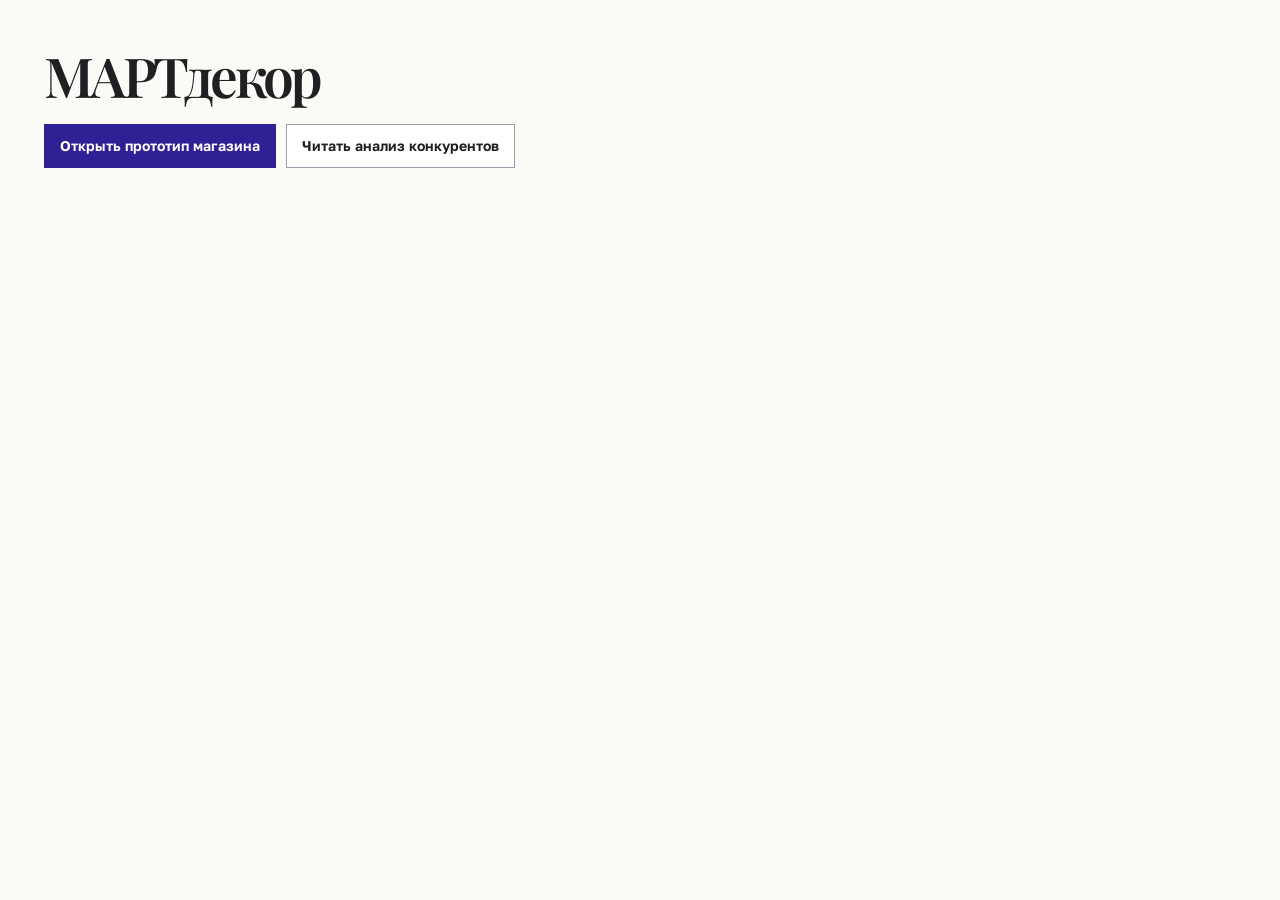
<file: index.html>
<!doctype html>
<html lang="ru">
<head>
  <meta charset="utf-8">
  <meta name="viewport" content="width=device-width, initial-scale=1">
  <meta name="robots" content="noindex,nofollow">
  <link rel="stylesheet" href="martdecor/style.css">
  <title>МАРТдекор — материалы для просмотра</title>
</head>
<body>
  <main class="wrap categories-section">
    <div class="section-heading"><h2>МАРТдекор</h2></div>
    <div class="actions">
      <a class="button primary" href="martdecor/">Открыть прототип магазина</a>
      <a class="button secondary" href="martdecor/analysis.html">Читать анализ конкурентов</a>
    </div>
  </main>
</body>
</html>
</file>
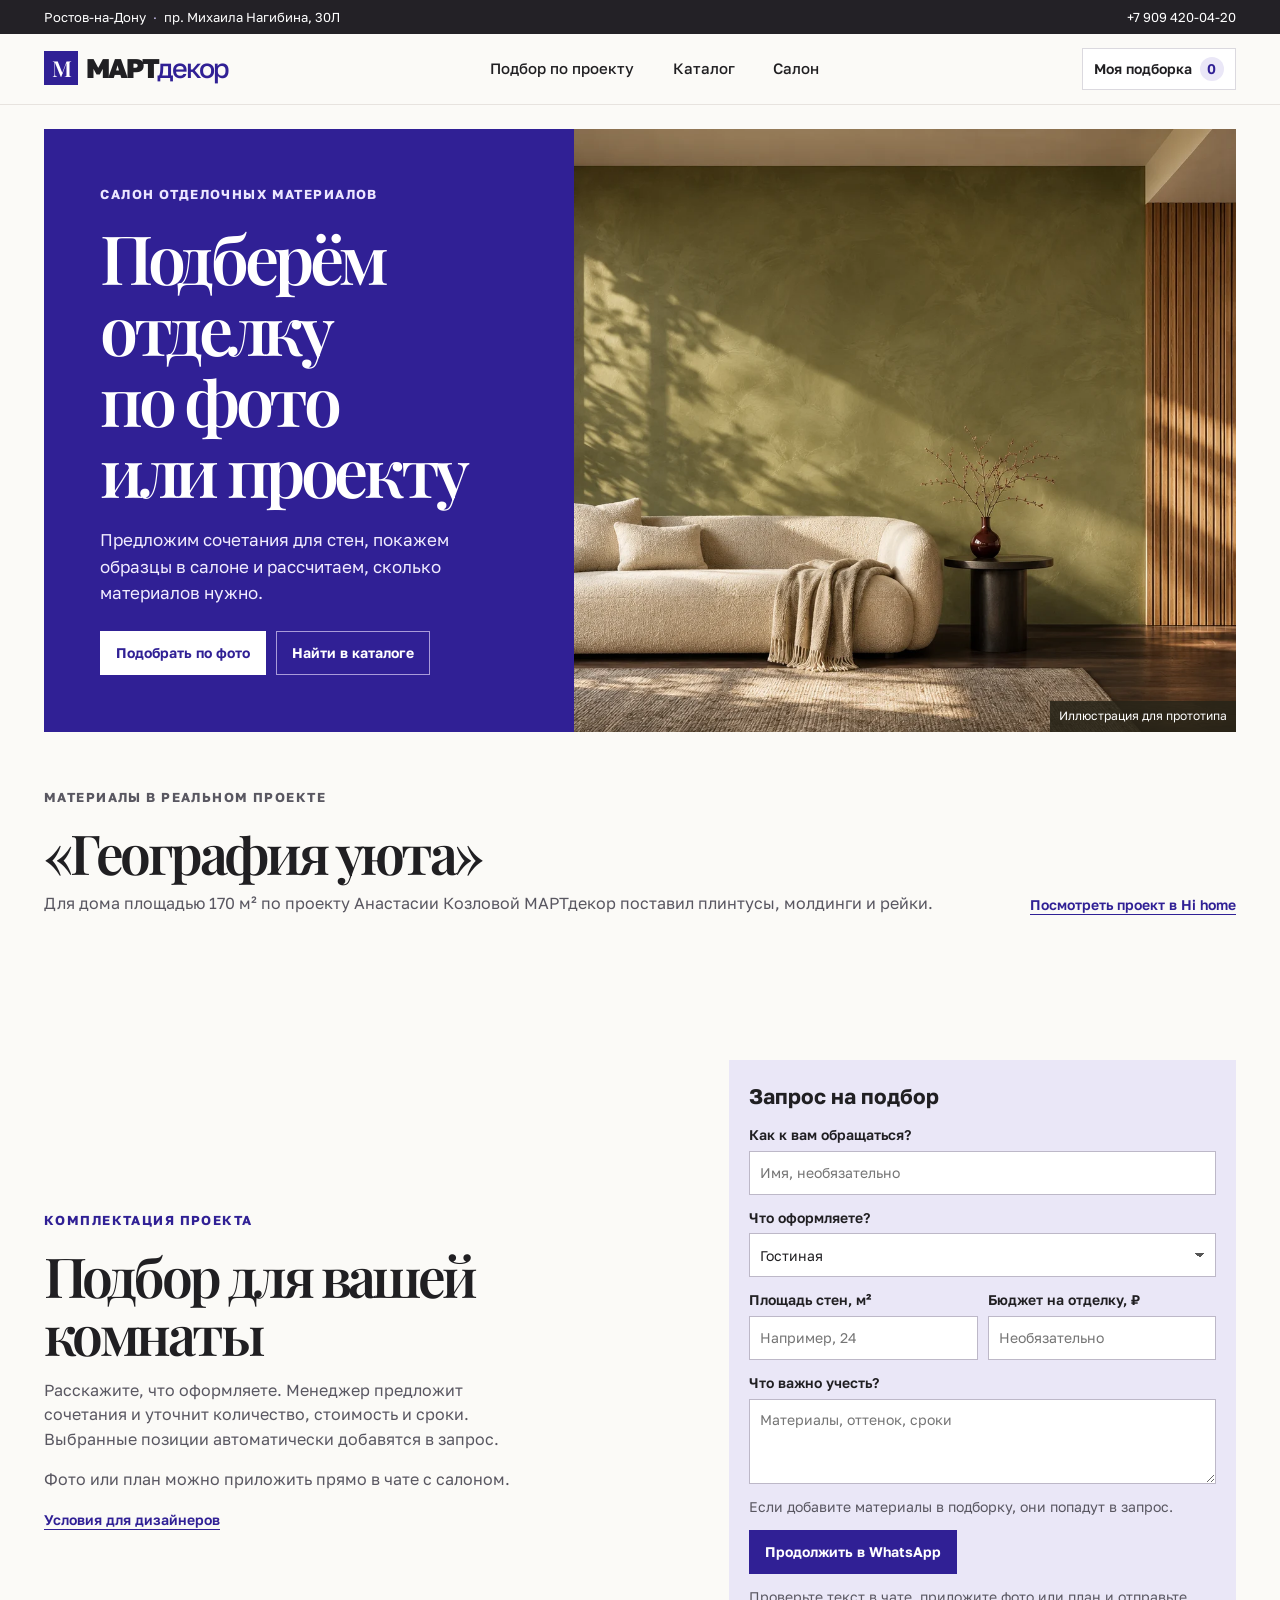
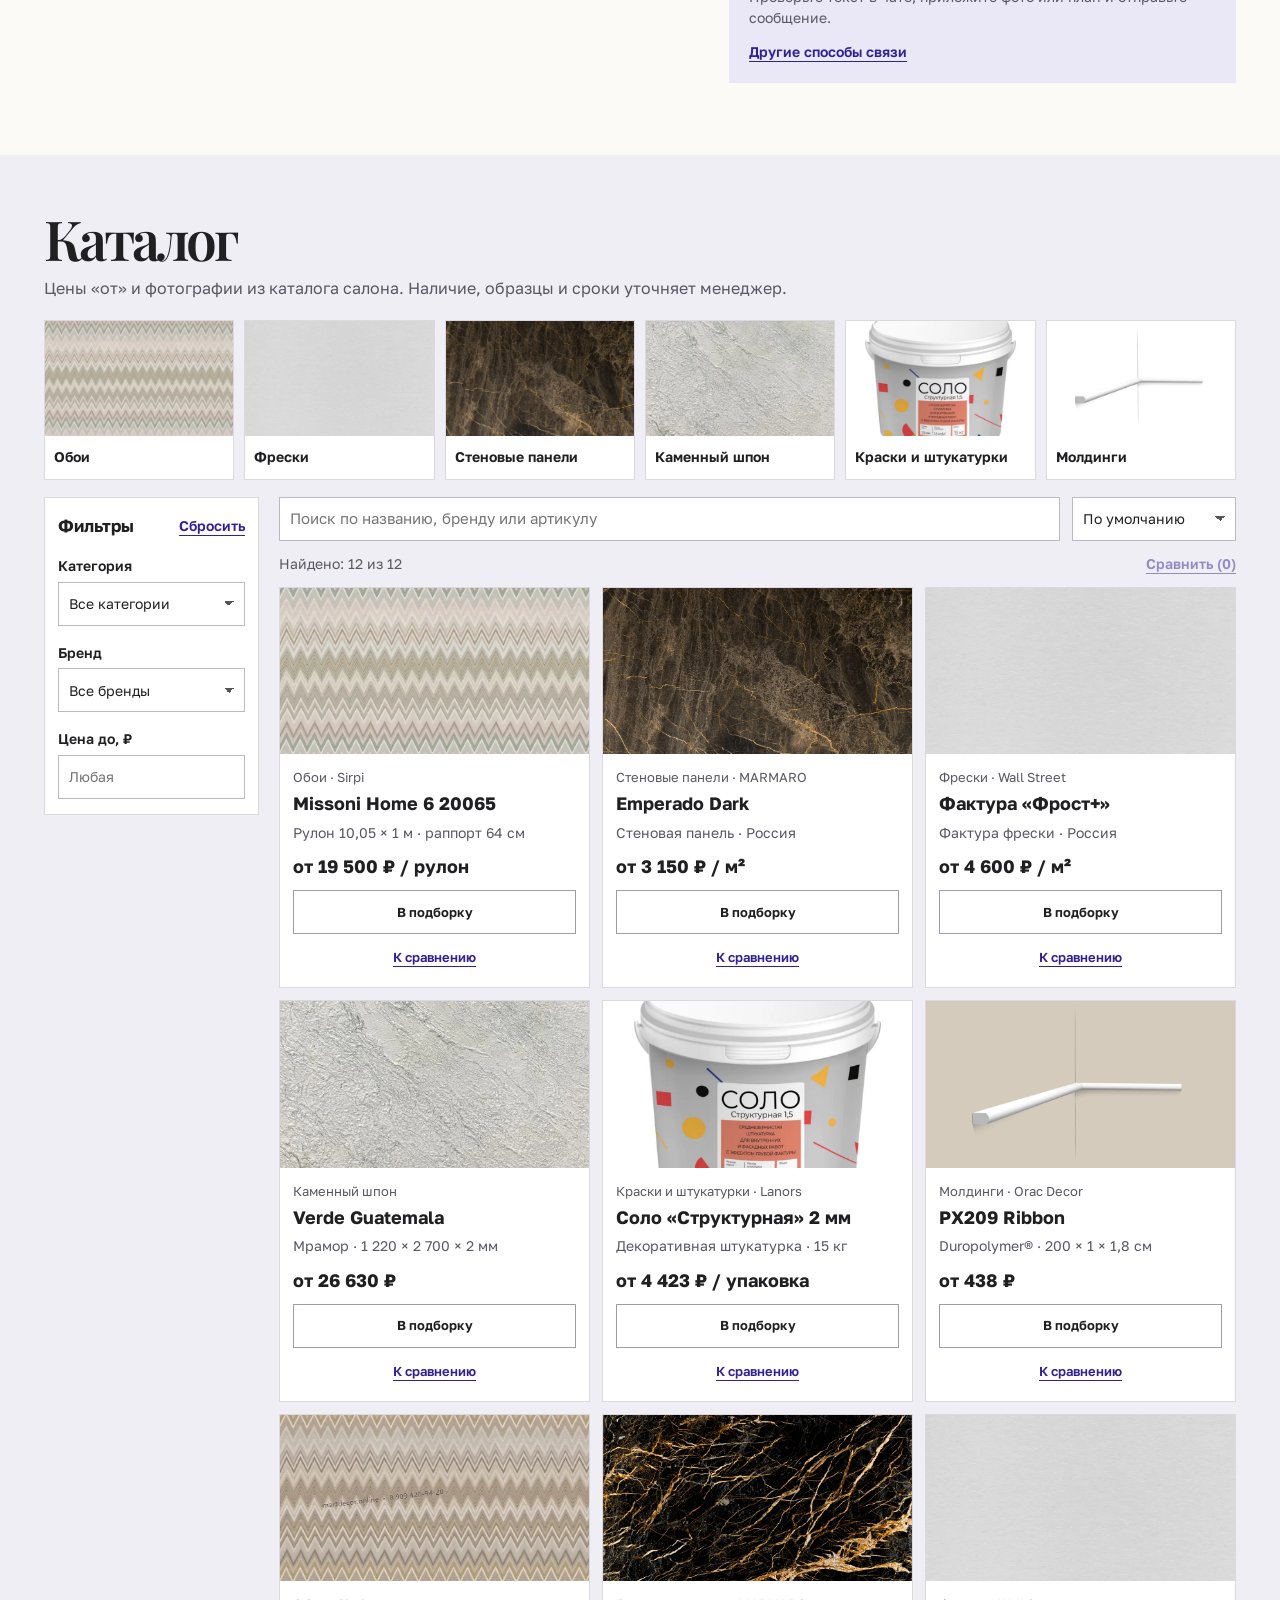
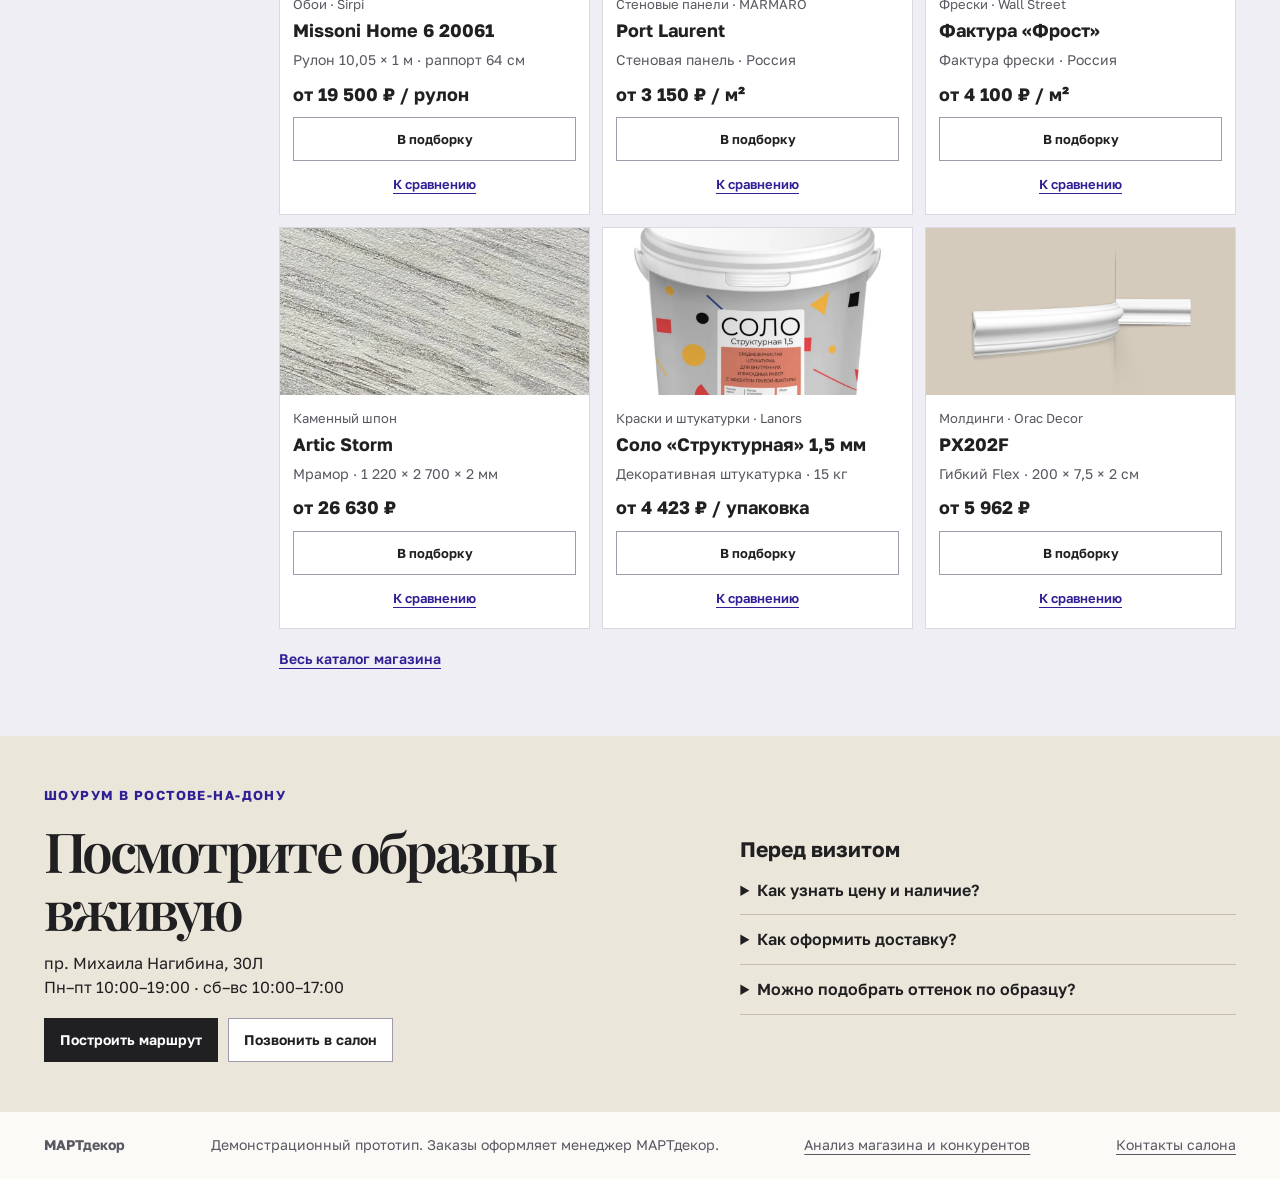
<file: martdecor/index.html>
<!doctype html>
<html lang="ru">
<head>
<meta charset="utf-8">
<meta name="robots" content="noindex,nofollow">
<meta name="viewport" content="width=device-width, initial-scale=1">
<meta name="description" content="Каталог отделочных материалов МАРТдекор и подбор для проектов в Ростове-на-Дону">
<title>МАРТдекор — магазин отделочных материалов</title>
<link rel="stylesheet" href="style.css">
<script src="products.js" defer></script>
<script src="store.js" defer></script>
</head>
<body>
<a class="skip" href="#main">К&nbsp;содержанию</a>
<div class="location"><div class="wrap location-line"><a href="#visit">Ростов-на-Дону <span>·</span> пр. Михаила Нагибина, 30Л</a><a href="tel:+79094200420">+7&nbsp;909&nbsp;420-04-20</a></div></div>
<header class="site-header">
  <div class="wrap header-line">
    <a class="logo" aria-label="МАРТдекор, главная" href="./"><span class="logo-symbol" aria-hidden="true">M</span>МАРТ<span class="logo-minor">декор</span></a>
    <nav aria-label="Главное меню"><a href="#project">Подбор по&nbsp;проекту</a><a href="#catalog">Каталог</a><a href="#visit">Салон</a></nav>
    <button id="open-list" class="list-button" type="button">Моя подборка <span id="saved-count" aria-label="Позиций в подборке">0</span></button>
  </div>
</header>
<main id="main">
<section class="wrap hero" aria-labelledby="hero-title">
  <div class="hero-content">
    <p class="kicker">САЛОН ОТДЕЛОЧНЫХ МАТЕРИАЛОВ</p>
    <h1 id="hero-title">Подберём отделку по&nbsp;фото или&nbsp;проекту</h1>
    <p>Предложим сочетания для&nbsp;стен, покажем образцы в&nbsp;салоне и&nbsp;рассчитаем, сколько материалов нужно.</p>
    <div class="actions"><a class="button white" href="#project">Подобрать по&nbsp;фото</a><a class="button inverse" href="#catalog">Найти в&nbsp;каталоге</a></div>
  </div>
  <figure class="hero-image"><img src="assets/interior.webp" alt="Светлая гостиная с оливковой штукатуркой и деревянными рейками" width="1440" height="960" fetchpriority="high"><figcaption>Иллюстрация для&nbsp;прототипа</figcaption></figure>
</section>
<section class="wrap categories-section" aria-labelledby="case-title">
  <div class="section-heading">
    <div>
      <p class="kicker">МАТЕРИАЛЫ В&nbsp;РЕАЛЬНОМ ПРОЕКТЕ</p>
      <h2 id="case-title">«География уюта»</h2>
      <p>Для&nbsp;дома площадью 170 м² по&nbsp;проекту Анастасии Козловой МАРТдекор поставил плинтусы, молдинги и&nbsp;рейки.</p>
    </div>
    <a class="text-link" href="https://cdnc.heyzine.com/files/uploaded/67d0a6cf50fac1c742aa945d5f99e14c5cb36bca.pdf#page=82">Посмотреть проект в&nbsp;Hi home</a>
  </div>
</section>
<section id="project" class="wrap project-section" aria-labelledby="project-title">
  <div class="project-intro">
    <p class="kicker">КОМПЛЕКТАЦИЯ ПРОЕКТА</p><h2 id="project-title">Подбор для&nbsp;вашей комнаты</h2>
    <p>Расскажите, что&nbsp;оформляете. Менеджер предложит сочетания и&nbsp;уточнит количество, стоимость и&nbsp;сроки. Выбранные позиции автоматически добавятся в&nbsp;запрос.</p>
    <p>Фото или&nbsp;план можно приложить прямо в&nbsp;чате с&nbsp;салоном.</p>
    <a class="text-link" href="https://martdecor.online/dizayneram/">Условия для&nbsp;дизайнеров</a>
  </div>
  <form id="project-form" class="project-form" action="https://wa.me/79094200420" method="get">
    <h3>Запрос на&nbsp;подбор</h3>
    <label>Как&nbsp;к&nbsp;вам обращаться?<input name="name" autocomplete="given-name" maxlength="60" placeholder="Имя, необязательно"></label>
    <label>Что&nbsp;оформляете?<select name="room"><option>Гостиная</option><option>Спальня</option><option>Кухня</option><option>Прихожая</option><option>Коммерческое помещение</option><option>Другое</option></select></label>
    <div class="dimension-row">
      <label>Площадь стен, м²<input name="area" type="number" min="0.01" max="100000" step="any" inputmode="decimal" placeholder="Например, 24"></label>
      <label>Бюджет на&nbsp;отделку, ₽<input name="budget" type="number" min="0" max="1000000000" step="1" inputmode="numeric" placeholder="Необязательно"></label>
    </div>
    <label>Что&nbsp;важно учесть?<textarea name="notes" maxlength="500" rows="3" placeholder="Материалы, оттенок, сроки"></textarea></label>
    <p id="project-selection" class="hint" aria-live="polite"></p>
    <button id="send-project" class="button primary" type="submit" disabled>Продолжить в&nbsp;WhatsApp</button>
    <noscript><a class="text-link" href="https://wa.me/79094200420">Открыть чат салона</a></noscript>
    <p class="hint">Проверьте текст в&nbsp;чате, приложите фото или&nbsp;план и&nbsp;отправьте сообщение.</p>
    <a class="text-link" href="https://martdecor.online/contact-us/">Другие способы связи</a>
  </form>
</section>
<section id="catalog" class="catalog-section" aria-labelledby="catalog-title"><div class="wrap">
  <div class="section-heading"><div><h2 id="catalog-title">Каталог</h2><p>Цены «от» и&nbsp;фотографии из&nbsp;каталога салона. Наличие, образцы и&nbsp;сроки уточняет менеджер.</p></div></div>
  <div id="category-cards" class="category-cards" role="group" aria-label="Категории материалов"></div>
  <div class="catalog-layout more-catalog">
    <form id="filter-form" class="filters" aria-label="Фильтры каталога">
      <div class="filter-title"><h3>Фильтры</h3><button class="text-link" type="reset">Сбросить</button></div>
      <label>Категория<select id="category" name="category"><option value="">Все&nbsp;категории</option></select></label>
      <label>Бренд<select id="brand" name="brand"><option value="">Все&nbsp;бренды</option></select></label>
      <label>Цена до,&nbsp;₽<input id="max-price" name="maxPrice" type="number" min="0" step="1" inputmode="numeric" placeholder="Любая"></label>
    </form>
    <div class="catalog-main">
      <div class="controls">
        <label class="search-wrap"><span class="visually-hidden">Поиск по&nbsp;названию, бренду или&nbsp;артикулу</span><input id="query" type="search" placeholder="Поиск по названию, бренду или артикулу"></label>
        <label><span class="visually-hidden">Сортировка</span><select id="sort"><option value="">По&nbsp;умолчанию</option><option value="low">Сначала дешевле</option><option value="high">Сначала дороже</option></select></label>
      </div>
      <div class="catalog-count"><span id="result-count" role="status" aria-live="polite"></span><button id="compare-open" class="text-link" type="button" disabled>Сравнить (<span id="compare-count">0</span>)</button></div>
      <div id="results" class="product-grid"></div>
      <p class="more-catalog"><a id="full-category" class="text-link" href="https://martdecor.online/shop/">Весь&nbsp;каталог магазина</a></p>
      <noscript><p>Для&nbsp;поиска и&nbsp;фильтров включите JavaScript или <a href="https://martdecor.online/shop/">откройте действующий магазин</a>.</p></noscript>
    </div>
  </div>
</div></section>
<section id="visit" class="visit"><div class="wrap visit-grid"><div><p class="kicker">ШОУРУМ В&nbsp;РОСТОВЕ-НА-ДОНУ</p><h2>Посмотрите образцы вживую</h2><p>пр. Михаила Нагибина, 30Л<br>Пн–пт 10:00–19:00 · сб–вс 10:00–17:00</p><div class="actions"><a class="button dark" href="https://yandex.ru/maps/org/martdekor/192527386082/">Построить маршрут</a><a class="button secondary" href="tel:+79094200420">Позвонить в&nbsp;салон</a></div></div>
<div class="faq"><h3>Перед&nbsp;визитом</h3><details><summary>Как&nbsp;узнать цену и&nbsp;наличие?</summary><p>Текущую цену, доступность и&nbsp;срок поставки уточняйте в&nbsp;карточке действующего магазина или&nbsp;в&nbsp;салоне.</p></details><details><summary>Как&nbsp;оформить доставку?</summary><p>По&nbsp;Ростову-на-Дону салон доставляет через&nbsp;Яндекс Go, в&nbsp;другие города России&nbsp;— транспортными компаниями. Срок и&nbsp;стоимость согласует менеджер. <a href="https://martdecor.online/dostavka-i-oplata/">Условия доставки и&nbsp;оплаты</a>.</p></details><details><summary>Можно подобрать оттенок по&nbsp;образцу?</summary><p>Салон делает колеровку красок и&nbsp;декоративных покрытий. Возможность подобрать конкретный оттенок уточнит менеджер.</p></details></div></div></section>
</main>
<footer class="wrap footer"><strong>МАРТдекор</strong><p>Демонстрационный прототип. Заказы оформляет менеджер МАРТдекор.</p><a href="analysis.html">Анализ магазина и&nbsp;конкурентов</a><a href="https://martdecor.online/contact-us/">Контакты салона</a></footer>
<div id="notifications" class="visually-hidden" role="status" aria-live="polite"></div>
<dialog id="panel" aria-labelledby="panel-title"><div class="panel-bar"><h2 id="panel-title"></h2><button class="panel-close" type="button" aria-label="Закрыть">×</button></div><div id="panel-body"></div></dialog>
</body>
</html>
</file>
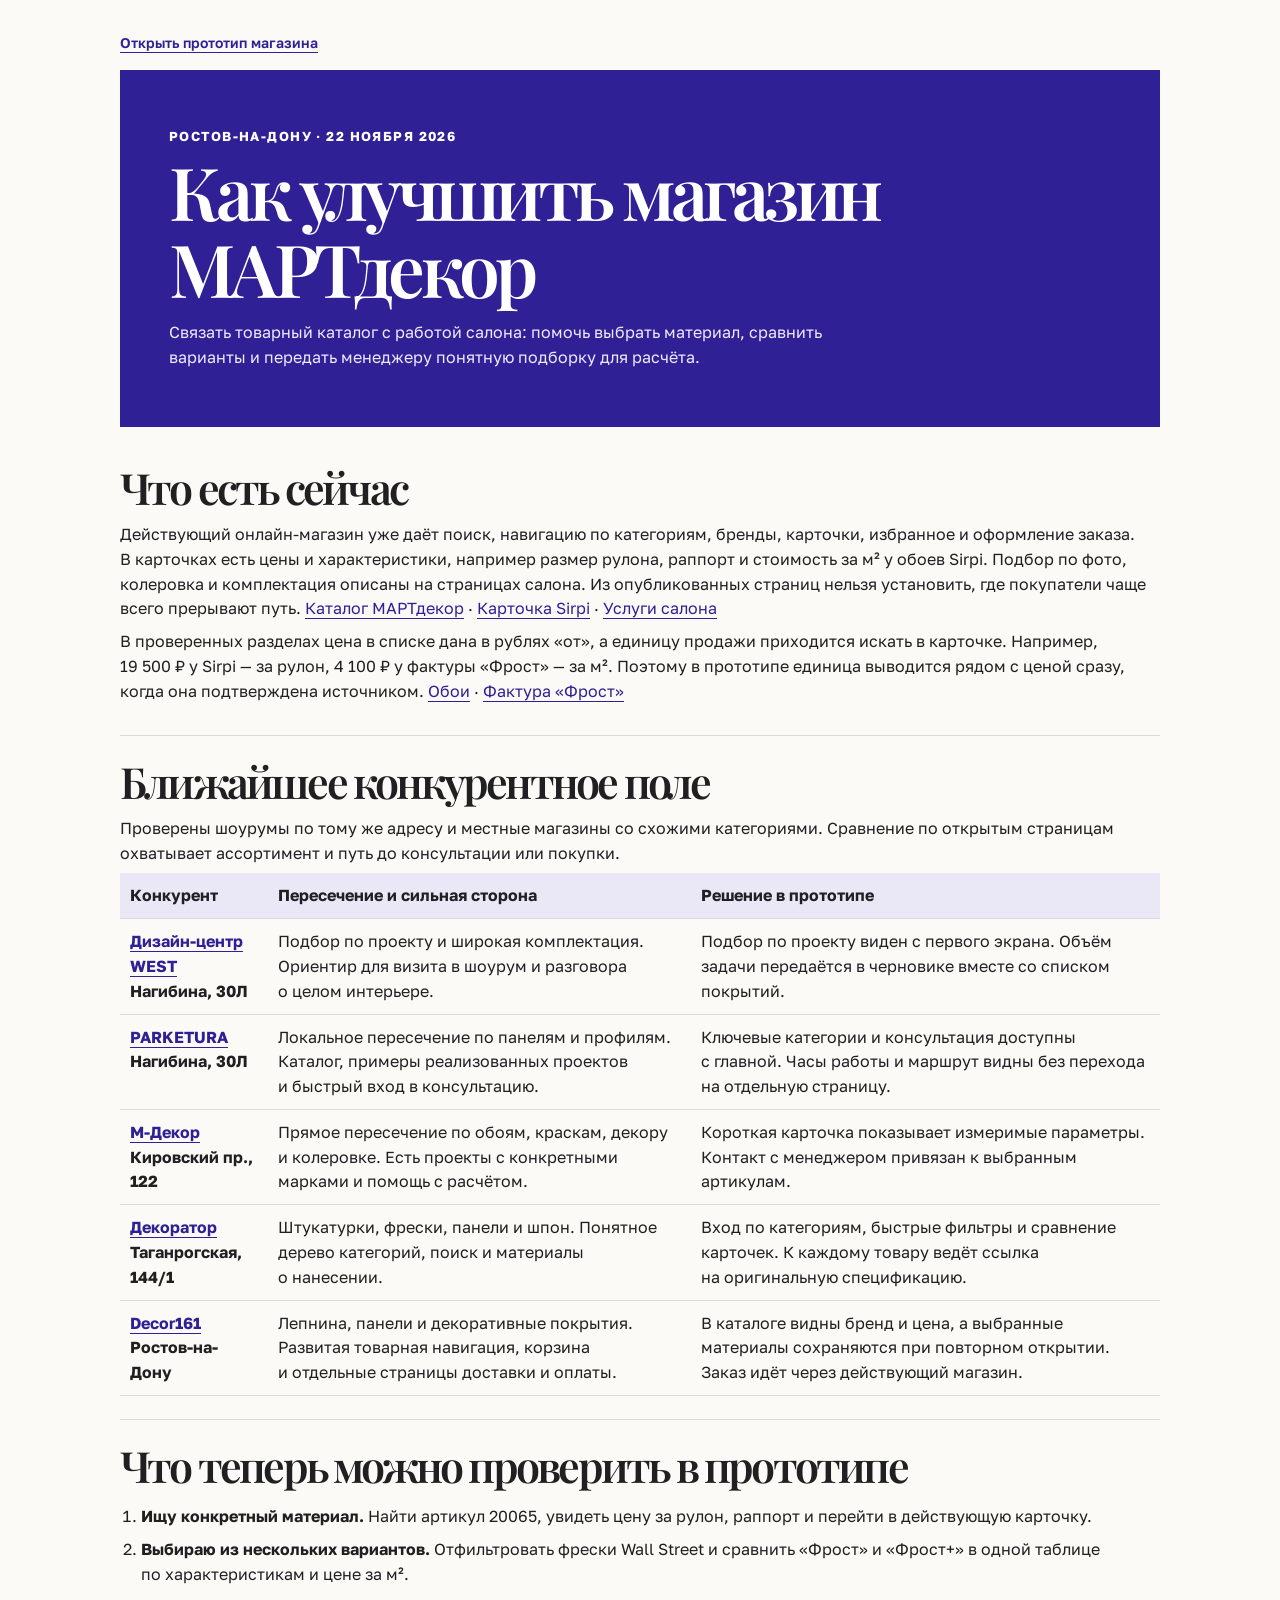
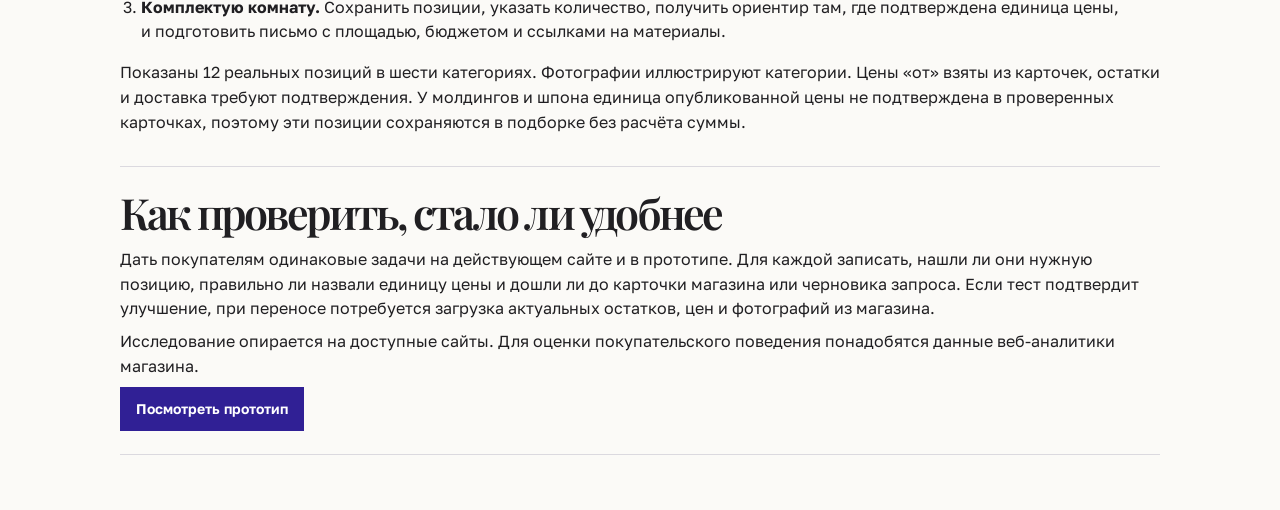
<file: martdecor/analysis.html>
<!doctype html>
<html lang="ru">
<head>
<meta charset="utf-8">
<meta name="robots" content="noindex,nofollow"><meta name="viewport" content="width=device-width, initial-scale=1">
<title>МАРТдекор — анализ магазина и конкурентов</title>
<link rel="stylesheet" href="style.css">
<style>
.report{width:min(1040px,calc(100% - 32px));margin:0 auto;padding:30px 0 55px}.report header{background:var(--blue);color:white;padding:clamp(19px,5vw,49px);margin:15px 0}.report h1{font-size:clamp(38px,7vw,73px);max-width:16ch}.report header p:last-child{margin-top:14px;color:#eeebff;max-width:66ch}.report section{padding:23px 0;border-bottom:1px solid var(--line)}.report h2{font-size:clamp(27px,5vw,43px);margin-bottom:12px}.report h3{font-size:18px;margin:16px 0 5px}.report p,.report li{margin:8px 0}.report a:not(.button){color:var(--blue)}.report table{border-collapse:collapse;width:100%;min-width:610px}.report th,.report td{text-align:left;padding:10px;vertical-align:top;border-bottom:1px solid var(--line)}.report thead{background:var(--blue-soft)}.report ol,.report ul{padding-left:21px}.report .table-wrap:focus{outline:2px solid var(--blue)}
</style>
</head>
<body><main class="report">
<a class="text-link" href="./">Открыть прототип магазина</a>
<header><p class="kicker">РОСТОВ-НА-ДОНУ · 22 НОЯБРЯ 2026</p><h1>Как&nbsp;улучшить магазин МАРТдекор</h1><p>Связать товарный каталог с&nbsp;работой салона: помочь выбрать материал, сравнить варианты и&nbsp;передать менеджеру понятную подборку для&nbsp;расчёта.</p></header>
<section>
<h2>Что&nbsp;есть сейчас</h2>
<p>Действующий онлайн-магазин уже&nbsp;даёт поиск, навигацию по&nbsp;категориям, бренды, карточки, избранное и&nbsp;оформление заказа. В&nbsp;карточках есть цены и&nbsp;характеристики, например размер рулона, раппорт и&nbsp;стоимость за&nbsp;м² у&nbsp;обоев Sirpi. Подбор по&nbsp;фото, колеровка и&nbsp;комплектация описаны на&nbsp;страницах салона. Из&nbsp;опубликованных страниц нельзя установить, где&nbsp;покупатели чаще всего прерывают путь. <a href="https://martdecor.online/shop/">Каталог МАРТдекор</a> · <a href="https://martdecor.online/product/oboi-sirpi-missoni-home-6-20065/">Карточка Sirpi</a> · <a href="https://martdecor.online/about-us/">Услуги салона</a></p>
<p>В&nbsp;проверенных разделах цена в&nbsp;списке дана в&nbsp;рублях «от», а&nbsp;единицу продажи приходится искать в&nbsp;карточке. Например, 19&nbsp;500&nbsp;₽ у&nbsp;Sirpi&nbsp;— за&nbsp;рулон, 4&nbsp;100&nbsp;₽ у&nbsp;фактуры «Фрост»&nbsp;— за&nbsp;м². Поэтому в&nbsp;прототипе единица выводится рядом с&nbsp;ценой сразу, когда&nbsp;она&nbsp;подтверждена источником. <a href="https://martdecor.online/product-category/oboi/">Обои</a> · <a href="https://martdecor.online/product/freski-wall-street-faktury-fresok-frost/">Фактура «Фрост»</a></p>
</section>
<section>
<h2>Ближайшее конкурентное поле</h2>
<p>Проверены шоурумы по&nbsp;тому&nbsp;же адресу и&nbsp;местные магазины со&nbsp;схожими категориями. Сравнение по&nbsp;открытым страницам охватывает ассортимент и&nbsp;путь до&nbsp;консультации или&nbsp;покупки.</p>
<div class="table-wrap" tabindex="0" aria-label="Сравнение конкурентов"><table>
<thead><tr><th scope="col">Конкурент</th><th scope="col">Пересечение и&nbsp;сильная сторона</th><th scope="col">Решение в&nbsp;прототипе</th></tr></thead>
<tbody>
<tr><th scope="row"><a href="https://dcwest.ru/">Дизайн-центр WEST</a><br>Нагибина, 30Л</th><td>Подбор по&nbsp;проекту и&nbsp;широкая комплектация. Ориентир для&nbsp;визита в&nbsp;шоурум и&nbsp;разговора о&nbsp;целом интерьере.</td><td>Подбор по&nbsp;проекту виден с&nbsp;первого экрана. Объём задачи передаётся в&nbsp;черновике вместе со&nbsp;списком покрытий.</td></tr>
<tr><th scope="row"><a href="https://parketura.ru/">PARKETURA</a><br>Нагибина, 30Л</th><td>Локальное пересечение по&nbsp;панелям и&nbsp;профилям. Каталог, примеры реализованных проектов и&nbsp;быстрый вход в&nbsp;консультацию.</td><td>Ключевые категории и&nbsp;консультация доступны с&nbsp;главной. Часы работы и&nbsp;маршрут видны без&nbsp;перехода на&nbsp;отдельную страницу.</td></tr>
<tr><th scope="row"><a href="https://m-decor-salon.ru/">М-Декор</a><br>Кировский пр., 122</th><td>Прямое пересечение по&nbsp;обоям, краскам, декору и&nbsp;колеровке. Есть проекты с&nbsp;конкретными марками и&nbsp;помощь с&nbsp;расчётом.</td><td>Короткая карточка показывает измеримые параметры. Контакт с&nbsp;менеджером привязан к&nbsp;выбранным артикулам.</td></tr>
<tr><th scope="row"><a href="https://decorator-don.ru/shop/">Декоратор</a><br>Таганрогская, 144/1</th><td>Штукатурки, фрески, панели и&nbsp;шпон. Понятное дерево категорий, поиск и&nbsp;материалы о&nbsp;нанесении.</td><td>Вход по&nbsp;категориям, быстрые фильтры и&nbsp;сравнение карточек. К&nbsp;каждому товару ведёт ссылка на&nbsp;оригинальную спецификацию.</td></tr>
<tr><th scope="row"><a href="https://decor161.ru/collection/all">Decor161</a><br>Ростов-на-Дону</th><td>Лепнина, панели и&nbsp;декоративные покрытия. Развитая товарная навигация, корзина и&nbsp;отдельные страницы доставки и&nbsp;оплаты.</td><td>В&nbsp;каталоге видны бренд и&nbsp;цена, а&nbsp;выбранные материалы сохраняются при&nbsp;повторном открытии. Заказ идёт через&nbsp;действующий магазин.</td></tr>
</tbody></table></div>
</section>
<section>
<h2>Что&nbsp;теперь можно проверить в&nbsp;прототипе</h2>
<ol>
<li><strong>Ищу конкретный материал.</strong> Найти артикул 20065, увидеть цену за&nbsp;рулон, раппорт и&nbsp;перейти в&nbsp;действующую карточку.</li>
<li><strong>Выбираю из&nbsp;нескольких вариантов.</strong> Отфильтровать фрески Wall Street и&nbsp;сравнить «Фрост» и&nbsp;«Фрост+» в&nbsp;одной таблице по&nbsp;характеристикам и&nbsp;цене за&nbsp;м².</li>
<li><strong>Комплектую комнату.</strong> Сохранить позиции, указать количество, получить ориентир там,&nbsp;где&nbsp;подтверждена единица цены, и&nbsp;подготовить письмо с&nbsp;площадью, бюджетом и&nbsp;ссылками на&nbsp;материалы.</li>
</ol>
<p>Показаны 12 реальных позиций в&nbsp;шести категориях. Фотографии иллюстрируют категории. Цены «от» взяты из&nbsp;карточек, остатки и&nbsp;доставка требуют подтверждения. У&nbsp;молдингов и&nbsp;шпона единица опубликованной цены не&nbsp;подтверждена в&nbsp;проверенных карточках, поэтому эти&nbsp;позиции сохраняются в&nbsp;подборке без&nbsp;расчёта суммы.</p>
</section>
<section>
<h2>Как&nbsp;проверить, стало&nbsp;ли удобнее</h2>
<p>Дать покупателям одинаковые задачи на&nbsp;действующем сайте и&nbsp;в&nbsp;прототипе. Для&nbsp;каждой записать, нашли&nbsp;ли они&nbsp;нужную позицию, правильно&nbsp;ли назвали единицу цены и&nbsp;дошли&nbsp;ли до&nbsp;карточки магазина или&nbsp;черновика запроса. Если&nbsp;тест подтвердит улучшение, при&nbsp;переносе потребуется загрузка актуальных остатков, цен и&nbsp;фотографий из&nbsp;магазина.</p>
<p>Исследование опирается на&nbsp;доступные сайты. Для оценки покупательского поведения понадобятся данные веб-аналитики магазина.</p>
<a class="button primary" href="./">Посмотреть прототип</a>
</section>
</main></body></html>
</file>
<file: martdecor/style.css>
@import url('https://fonts.googleapis.com/css2?family=Golos+Text:wght@400;500;600;700;800&family=Playfair+Display:wght@500;600&display=swap');
:root {
  color-scheme:light;
  --paper:#fbfaf7;--ink:#201f22;--muted:#595761;--line:#dbd9df;
  --blue:#302095;--blue-dark:#241574;--blue-soft:#eae7f7;--white:#fff;
  --serif:"Playfair Display",Georgia,serif;--sans:"Golos Text",Arial,sans-serif;
}
*,*::before,*::after{box-sizing:border-box}
body{margin:0;background:var(--paper);color:var(--ink);font:16px/1.55 var(--sans)}
html{scroll-behavior:smooth;scroll-padding-top:92px}
p,h1,h2,h3,figure{margin:0}img{display:block;width:100%;object-fit:cover}
a{color:inherit;text-underline-offset:4px}button,input,select,textarea{font:inherit}
a:focus-visible,button:focus-visible,summary:focus-visible,input:focus-visible,select:focus-visible,textarea:focus-visible{outline:3px solid #876bdf;outline-offset:3px}
button,summary{cursor:pointer}button:disabled{opacity:.48;cursor:default}
.wrap{width:min(1320px,calc(100% - 88px));margin-inline:auto}
.visually-hidden,.skip{position:absolute;clip-path:inset(50%);width:1px;height:1px;overflow:hidden;white-space:nowrap}
.skip:focus{clip-path:none;width:auto;height:auto;background:white;padding:10px;z-index:10}
.location{background:#232126;color:#fff}
.location-line{min-height:34px;display:flex;justify-content:space-between;align-items:center;gap:12px;font-size:13px}
.location a{text-decoration:none}.location span{color:#c6bde9;margin:0 4px}
.site-header{background:var(--paper);position:sticky;top:0;z-index:3;border-bottom:1px solid #e7e3df}
.header-line{min-height:70px;display:flex;justify-content:space-between;align-items:center;gap:20px}
.logo{font-size:27px;font-weight:800;letter-spacing:-.08em;white-space:nowrap;text-decoration:none}
.logo-symbol{display:inline-grid;place-items:center;background:var(--blue);color:white;width:34px;height:34px;margin-right:8px;font:600 22px var(--serif);vertical-align:1px}
.logo-minor{font-weight:500;color:var(--blue)}
nav{display:flex;gap:clamp(14px,3vw,42px);font-size:15px;font-weight:500}nav a{text-decoration:none}nav a:hover{color:var(--blue)}
.list-button{border:1px solid var(--line);background:white;white-space:nowrap;display:inline-flex;gap:8px;align-items:center;min-height:42px;padding:6px 11px;color:var(--ink);font-size:14px;font-weight:600}
.list-button span{min-width:24px;padding:1px 5px;text-align:center;background:var(--blue-soft);color:var(--blue);border-radius:18px}
.hero{display:grid;grid-template-columns: .89fr 1.11fr;min-height:480px;margin-top:24px}
.hero-content{display:flex;flex-direction:column;align-items:start;justify-content:center;padding:clamp(26px,4.4vw,68px);background:var(--blue);color:white}
.kicker{font-size:13px;font-weight:700;letter-spacing:.11em;line-height:1.4;margin-bottom:18px}
.hero .kicker{color:#ece6ff}
h1,h2{font-family:var(--serif);font-weight:600;line-height:1.05;letter-spacing:-.065em}
.hero h1{font-size:clamp(47px,5.3vw,84px)}
.hero-content p:not(.kicker){color:#f1ecff;max-width:39ch;margin:21px 0 25px;font-size:17px}
.hero-image{position:relative;background:#6c6852;min-height:100%}
.hero-image img{position:absolute;inset:0;height:100%;object-position:center}
.hero-image figcaption{position:absolute;right:0;bottom:0;padding:6px 9px;color:white;background:#272418d9;font-size:12px}
.actions{display:flex;align-items:center;gap:10px;flex-wrap:wrap}
.button{display:inline-flex;justify-content:center;align-items:center;min-height:44px;padding:10px 15px;border:1px solid transparent;background:none;color:inherit;text-decoration:none;font-weight:650;text-align:center;font-size:14px;line-height:1.3}
.white{background:white;color:var(--blue)}.white:hover{background:#ede7fd}.inverse{color:white;border-color:#a99bd9}.inverse:hover{background:#4230a6}
.primary{background:var(--blue);color:white}.primary:hover{background:var(--blue-dark)}.secondary{border-color:#a09aac;color:var(--ink);background:white}.secondary:hover{background:var(--blue-soft)}
.dark{background:var(--ink);color:white}.dark:hover{background:var(--blue)}
.text-link{color:var(--blue);text-decoration:underline;text-underline-offset:4px;font-weight:600;background:none;border:none;padding:0;font-size:14px}.text-link:hover{color:var(--blue-dark)}
.categories-section{padding:47px 0 53px}
.section-heading{display:flex;justify-content:space-between;gap:16px;align-items:end;margin-bottom:19px}
.section-heading h2,.project-intro h2,.visit h2{font-size:clamp(36px,4.3vw,66px)}
.section-heading p{color:var(--muted);margin-top:9px}
.category-cards{display:grid;grid-template-columns:repeat(6,1fr);gap:10px}
.category-card{border:1px solid var(--line);background:white;color:var(--ink);padding:0;text-align:left;min-width:0}
.category-card:hover,.category-card[aria-pressed=true]{border-color:var(--blue);color:var(--blue)}
.category-card img{height:clamp(90px,9vw,136px)}
.category-name{display:block;padding:12px 9px;font-size:14px;font-weight:650;line-height:1.3}
.catalog-section{background:#f0eef5;padding-block:55px 65px}
.catalog-layout{display:grid;grid-template-columns:215px minmax(0,1fr);gap:20px}
.filters{display:grid;align-content:start;gap:16px;background:white;padding:15px 13px;border:1px solid var(--line);align-self:start}
.filter-title,.controls,.catalog-count{display:flex;justify-content:space-between;align-items:center;gap:12px}.filter-title h3{font-size:17px}
label{display:grid;gap:5px;font-size:14px;font-weight:600;min-width:0}
input,select,textarea{width:100%;min-height:44px;border:1px solid #bdb8c8;background:white;padding:9px 10px;color:var(--ink);font-weight:400;border-radius:0}
select{appearance:none;padding-right:30px;background:linear-gradient(45deg,transparent 50%,#555 50%),linear-gradient(135deg,#555 50%,transparent 50%),white;background-size:5px 5px,5px 5px;background-position:calc(100% - 15px) 50%,calc(100% - 10px) 50%;background-repeat:no-repeat}
.controls .search-wrap{flex:1}.controls input{font-size:15px}.catalog-count{min-height:46px;color:var(--muted);font-size:14px}
.product-grid{display:grid;grid-template-columns:repeat(3,minmax(0,1fr));gap:12px}
.product-card{background:white;border:1px solid var(--line);display:flex;flex-direction:column;min-width:0}
.product-photo{border:0;padding:0;display:block;width:100%;background:#d4cbbd}
.product-photo img{height:clamp(110px,13vw,185px)}
.product-body{padding:13px;display:flex;flex-direction:column;flex:1}
.product-meta{font-size:13px;color:var(--muted);overflow-wrap:anywhere}
.product-title{background:none;border:none;padding:0;text-align:left;color:var(--ink);font-size:18px;line-height:1.25;font-weight:700;margin:5px 0 7px;overflow-wrap:anywhere}
.product-title:hover{color:var(--blue)}
.product-spec{font-size:14px;color:var(--muted);margin-bottom:10px}
.product-price{font-size:18px;font-weight:700;margin-top:auto;margin-bottom:9px}
.product-actions{display:grid;gap:6px}.product-actions .button{width:100%;padding:7px 5px;font-size:13px}
.product-actions .text-link{min-height:34px;font-size:13px}.product-actions .text-link[aria-pressed=true]{color:#4d3169}
.empty{grid-column:1/-1;padding:22px;background:white;border:1px solid var(--line)}
.project-section{padding:72px 0;display:grid;grid-template-columns:1fr .87fr;gap:clamp(24px,8vw,120px);align-items:center}
.project-intro .kicker,.visit .kicker{color:var(--blue)}
.project-intro p:not(.kicker){margin:15px 0;color:var(--muted);max-width:50ch}
.project-form{background:var(--blue-soft);padding:20px;display:grid;gap:12px}
.project-form h3,.faq h3{font-size:21px}.project-form button{justify-self:start}
.dimension-row{display:grid;grid-template-columns:1fr 1fr;gap:10px}.hint{color:var(--muted);font-size:14px}
.visit{background:#ebe6da;padding:50px 0}
.visit-grid{display:grid;grid-template-columns:1fr .8fr;align-items:center;gap:clamp(20px,6vw,95px)}
.visit p:not(.kicker){margin:13px 0 18px}
.faq details{border-bottom:1px solid #c5bcae;padding:8px 0}
.faq summary{font-weight:600;padding:4px 0}
.footer{display:flex;justify-content:space-between;align-items:center;gap:14px;padding-block:22px;color:var(--muted);font-size:14px}
dialog{border:1px solid var(--line);background:var(--paper);color:var(--ink);width:min(740px,calc(100% - 20px));max-height:90dvh;overflow:auto;padding:0}
dialog::backdrop{background:#1c143dbb}
.panel-bar{position:sticky;top:0;z-index:1;background:var(--paper);border-bottom:1px solid var(--line);padding:12px 17px;display:flex;justify-content:space-between;align-items:center;gap:10px}
.panel-bar h2{font-size:clamp(26px,5vw,40px)}
.panel-close{flex:0 0 42px;height:42px;background:white;border:1px solid var(--line);font:26px/1 var(--sans);color:var(--ink)}
#panel-body{padding:17px}
.detail-layout{display:grid;grid-template-columns:1fr 1fr;gap:15px}
.detail-picture{align-self:start}.detail-picture img{height:200px}.detail-picture figcaption{font-size:13px;color:var(--muted);padding-top:4px}
.detail-copy{display:grid;gap:9px;align-content:start}
.detail-copy .product-price{margin-bottom:0}
.detail-copy .button{justify-self:start}
.table-wrap{overflow-x:auto}
.compare-table{border-collapse:collapse;width:100%;font-size:14px}
.compare-table th,.compare-table td{border-bottom:1px solid var(--line);text-align:left;vertical-align:top;padding:10px 7px}
.compare-table th[scope=row]{min-width:95px}.compare-table td{min-width:145px}
.saved-list{display:grid;gap:0}.saved-row{padding:10px 0;display:grid;grid-template-columns:minmax(0,1fr) auto;gap:10px;border-bottom:1px solid var(--line)}
.saved-row p{overflow-wrap:anywhere}.saved-row .text-link{text-align:left}
.saved-controls{display:flex;gap:9px;align-items:center;flex-wrap:wrap}.saved-controls input{width:65px}
.saved-total{margin:15px 0 5px;font-size:20px;font-weight:700}
#panel-body .actions{margin-top:12px}
.form-draft{display:grid;gap:10px}.form-draft textarea{min-height:155px}
@media(max-width:1050px){.wrap{width:calc(100% - 56px)}.hero{min-height:390px}.hero-content{padding:32px}.category-cards{grid-template-columns:repeat(3,1fr)}.category-card img{height:110px}.catalog-layout{grid-template-columns:180px minmax(0,1fr)}.product-grid{grid-template-columns:repeat(2,minmax(0,1fr))}}
@media(max-width:700px){.wrap{width:calc(100% - 28px)}.location-line{font-size:12px}.location-line a:last-child{display:none}.header-line{min-height:67px;flex-wrap:wrap;gap:6px 12px;padding-block:8px}nav{order:3;gap:16px;font-size:14px;width:100%}.logo{font-size:23px}.logo-symbol{width:27px;height:27px;font-size:17px}.list-button{font-size:13px;min-height:36px}.hero{grid-template-columns:1fr;margin-top:14px}.hero-content{padding:27px 19px}.hero h1{font-size:clamp(43px,10vw,67px)}.hero-content p:not(.kicker){font-size:16px;margin:14px 0 17px}.hero-image{min-height:265px}.categories-section,.catalog-section{padding:34px 0}.category-cards{gap:7px}.category-card img{height:80px}.category-name{font-size:13px;padding:7px 5px}.section-heading{align-items:start;flex-direction:column;gap:6px}.catalog-layout{display:block}.filters{grid-template-columns:1fr 1fr;gap:9px;padding:10px;margin-bottom:12px}.filter-title{grid-column:1/-1}.controls{gap:7px;flex-wrap:wrap}.controls .search-wrap{flex-basis:100%}.controls input{font-size:14px}.product-grid{gap:7px}.product-body{padding:9px}.product-title{font-size:16px}.product-meta,.product-spec{font-size:13px}.product-price{font-size:16px}.product-photo img{height:110px}.project-section,.visit-grid{grid-template-columns:1fr;gap:20px}.project-section{padding:42px 0}.visit{padding:34px 0}.footer{align-items:start;flex-direction:column;gap:6px}.detail-layout{grid-template-columns:1fr}.detail-picture img{height:155px}}
@media(max-width:350px){.dimension-row,.filters{grid-template-columns:1fr}.category-cards{grid-template-columns:repeat(2,1fr)}}
@media(prefers-reduced-motion:reduce){html{scroll-behavior:auto}}
.more-catalog{margin-top:17px}
</file>
